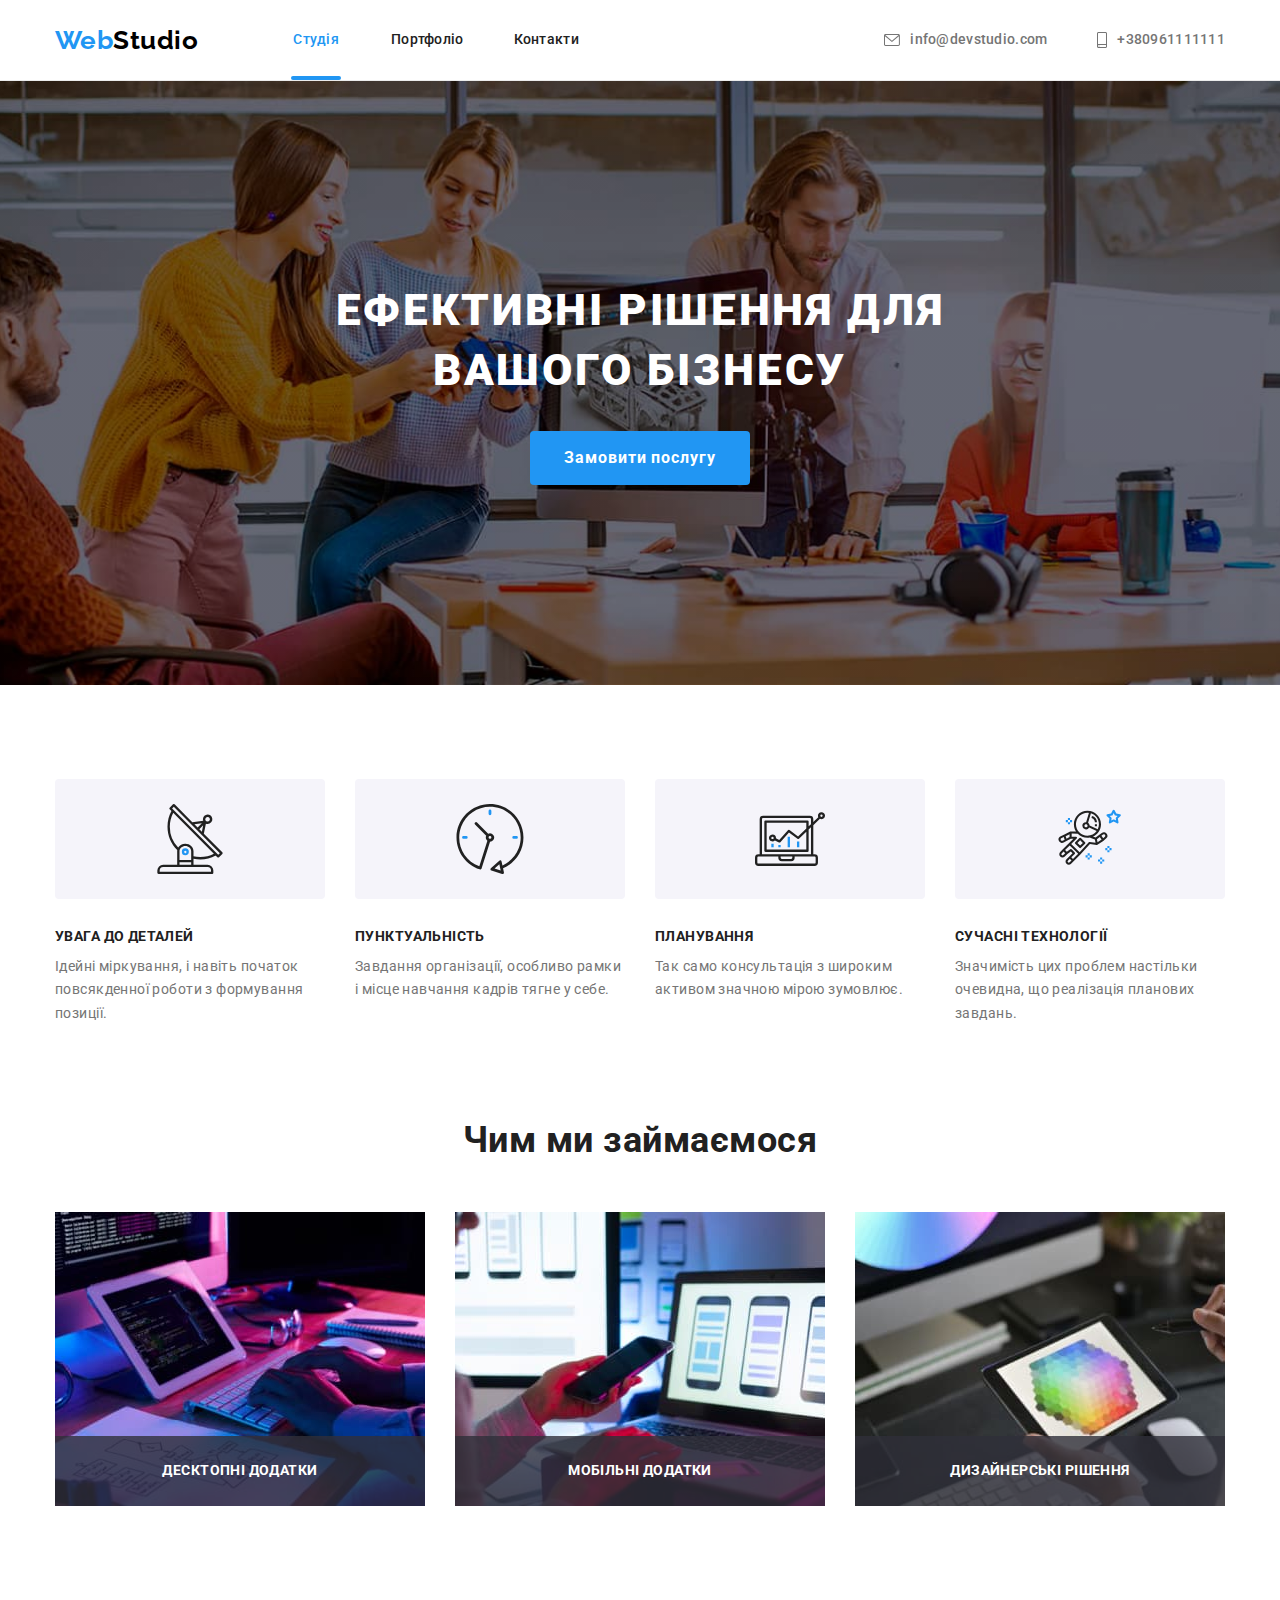
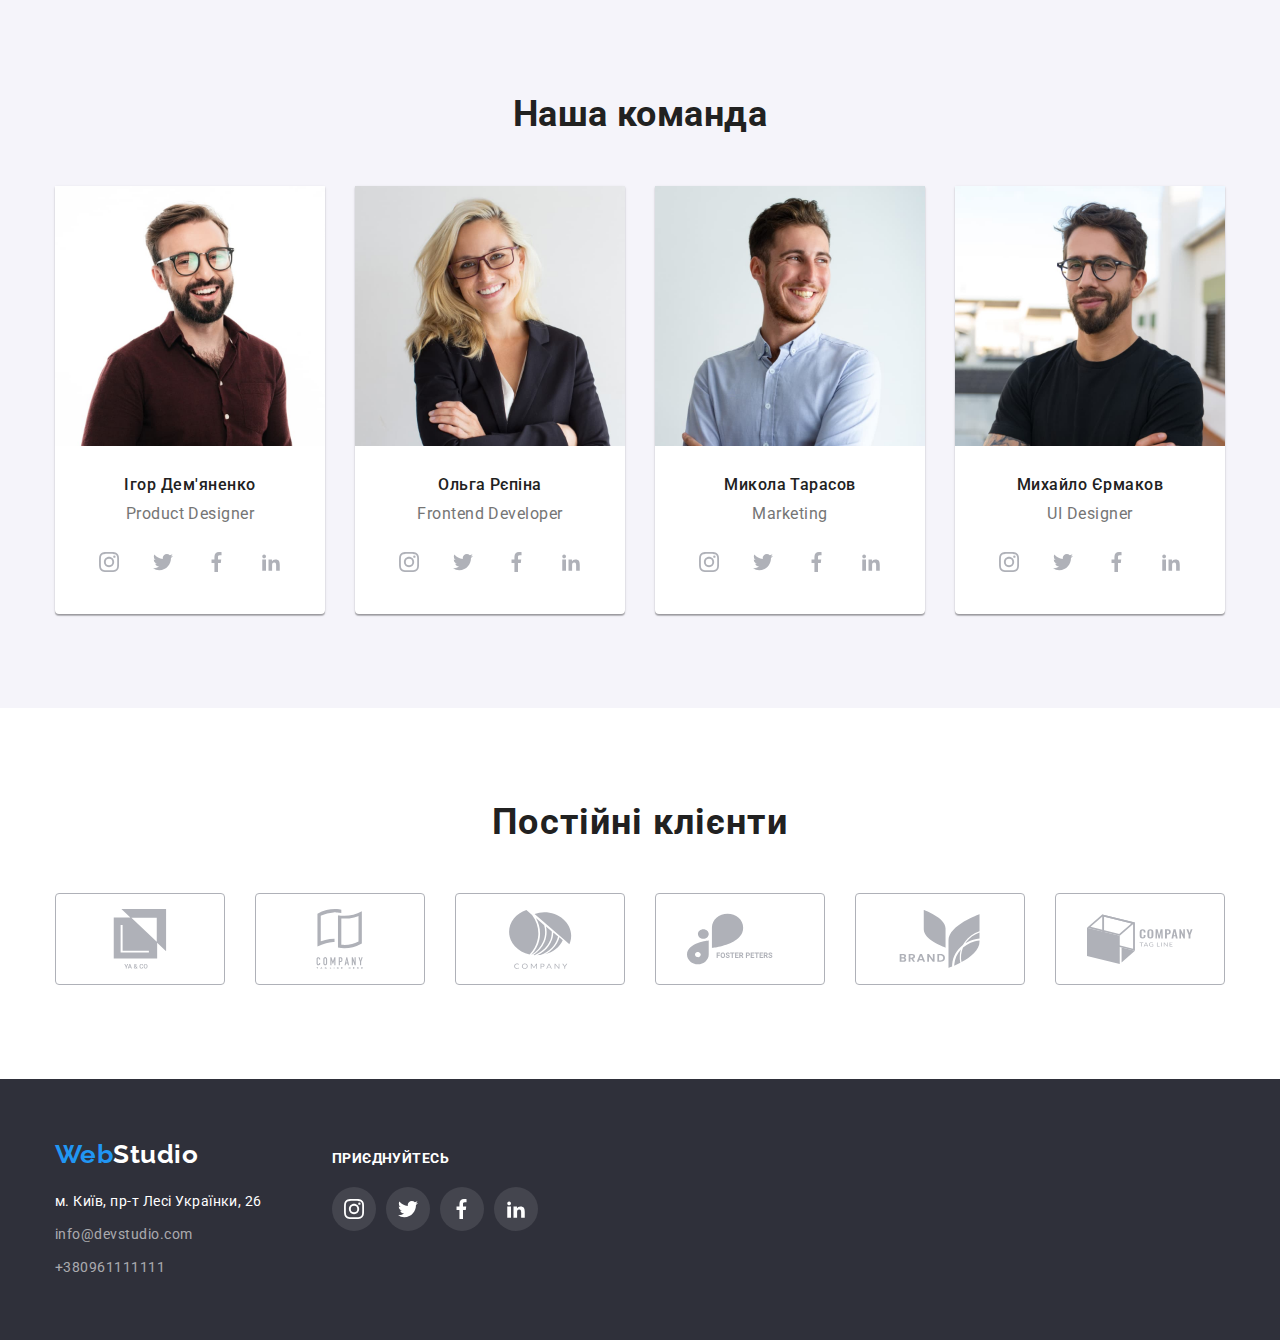
<file: index.html>
<!DOCTYPE html>
<html lang="uk">

<head>
    <meta charset="UTF-8">
    <meta http-equiv="X-UA-Compatible" content="IE=edge">
    <meta name="viewport" content="width=device-width, initial-scale=1.0">
    <title>WebStudio</title>
    <link rel="preconnect" href="https://fonts.googleapis.com">
    <link rel="preconnect" href="https://fonts.gstatic.com" crossorigin>
    <link
        href="https://fonts.googleapis.com/css2?family=Montserrat:wght@100;400;700&amp;family=Raleway:wght@700&amp;family=Roboto:wght@400;500;700;900&amp;display=swap"
        rel="stylesheet">
    <link rel="stylesheet"
        href="https://cdnjs.cloudflare.com/ajax/libs/modern-normalize/1.1.0/modern-normalize.min.css" />
    <link href="https://unpkg.com/aos@2.3.1/dist/aos.css" rel="stylesheet">
    <link rel="stylesheet" href="./css/styles.css" />
</head>

<body>
    <header class="header">
        <div class="conteiner header-conteiner">
            <a href="./index.html" class="header-logo link">Web<span class="word">Studio</span></a>
            <ul class="header-list list">
                <li class="header-item">
                    <a href="" class="header-link link curent "><span class="studia-title">Студія</span></a>
                </li>
                <li class="header-item">
                    <a href="./portfolio.html" class="header-link link ">Портфоліо</a>
                </li>
                <li class="header-item">
                    <a href="" class="header-link link ">Контакти</a>
                </li>
            </ul>
            <ul class="header-contacts list">
                <li><a href="mailto:info@devstudio.com" class="header-mail link"><svg class="mail-logo" width="16"
                            height="12">
                            <use href="./img/symbol-defs.svg#icon-mail"></use>
                        </svg>info@devstudio.com</a></li>
                <li><a href="tel+380961111111" class="header-tell link"><svg class="tell-logo" width="10" height="16">
                            <use href="./img/symbol-defs.svg#icon-smartphone"></use>
                        </svg>+380961111111</a></li>
            </ul>
        </div>
    </header>
    <main class="hero">
        <section class="hero-general">
            <div class="conteiner">
                <h1 class="hero-title">Ефективні рішення для вашого бізнесу</h1>
                <button type="button" class="hero-button" data-modal-open>Замовити послугу</button>
            </div>
        </section>
        <section class="information">
            <div class="conteiner ">
                <ul class="benefits list">
                    <li class="benefits-li">
                        <div class="benefits-text"><svg class="team-icon-co" width="70" height="70">
                                <use href="./img/symbol-defs.svg#icon-antenna"></use>
                            </svg></div>
                        <h3 class="pre-title">Увага до деталей</h3>
                        <p class="information-text">Ідейні міркування, і навіть початок повсякденної роботи з формування позиції.</p>
                    </li>
                    <li class="benefits-li">
                        <div class="benefits-text"><svg class="team-icon-co" width="70" height="70">
                                <use href="./img/symbol-defs.svg#icon-clock"></use>
                            </svg></div>

                        <h3 class="pre-title">Пунктуальність</h3>
                        <p class="information-text">Завдання організації, особливо рамки і місце навчання кадрів тягне у себе.</p>
                    </li>
                    <li class="benefits-li">
                        <div class="benefits-text"><svg class="team-icon-co" width="70" height="70">
                                <use href="./img/symbol-defs.svg#icon-diagram"></use>
                            </svg></div>
                        <h3 class="pre-title">Планування</h3>
                        <p class="information-text">Так само консультація з широким активом значною мірою зумовлює.</p>
                    </li>
                    <li class="benefits-li">
                        <div class="benefits-text"><svg class="team-icon-co" width="70" height="70">
                                <use href="./img/symbol-defs.svg#icon-astronaut"></use>
                            </svg></div>
                        <h3 class="pre-title">Сучасні технології</h3>
                        <p class="information-text">Значимість цих проблем настільки очевидна, що реалізація планових завдань.</p>
                    </li>
                </ul>
            </div>
        </section>
        <section class="work">
            <div class="conteiner">
                <h2 class="our-work">Чим ми займаємося</h2>
                <ul class="work-list list">
                    <li class="work-foto">
                        <div class="work-title-div"><img src="./img/img1.jpg" width="370" height="294" alt="клавіатура">
                            <p class="work-title">Десктопні додатки</p>
                        </div>
                    </li>
                    <li class="work-foto">
                        <div><img src="./img/img2.jpg" width="370" height="294" alt="ноутбук">
                            <p class="work-title">Мобільні додатки</p>
                        </div>
                    </li>
                    <li class="work-foto">
                        <div><img src="./img/img3.jpg" width="370" height="294" alt="планшет">
                            <p class="work-title">Дизайнерські рішення</p>
                        </div>
                    </li>
                </ul>
            </div>

        </section>
        <section class="team">
            <div class="conteiner">
                <h2 class="team-ourtim">Наша команда</h2>
                <ul class="team-list list">
                    <li class="team-background"><img src="./img/igor.jpg" width="270" height="260" alt="фото продуктового дизайнера"
                            class="team-img">
                        <div class="team-list-information">
                            <h3 class="team-iformation">Ігор Дем'яненко</h3>
                            <p class="team-profesion">Product Designer</p>
                            <ul class="team-icon list">
                                <li class="team-icon-li"><a href="" class="team-icon-link"><svg class="team-icon-co"
                                            width="20" height="20">
                                            <use href="./img/symbol-defs.svg#icon-instagram"></use>
                                        </svg></a></li>
                                <li class="team-icon-li"><a href="" class="team-icon-link"><svg class="team-icon-co"
                                            width="20" height="20">
                                            <use href="./img/symbol-defs.svg#icon-twitter"></use>
                                        </svg></a></li>
                                <li class="team-icon-li"><a href="" class="team-icon-link"><svg class="team-icon-co"
                                            width="20" height="20">
                                            <use href="./img/symbol-defs.svg#icon-facebook"></use>
                                        </svg></a></li>
                                <li class="team-icon-li"><a href="" class="team-icon-link"><svg class="team-icon-co"
                                            width="20" height="20">
                                            <use href="./img/symbol-defs.svg#icon-linkedin"></use>
                                        </svg></a></li>
                            </ul>
                        </div>
                    </li>
                    <li class="team-background"><img src="./img/olga.jpg" width="270" height="260" alt="фото фронтенд рорзробника"
                            class="team-img">
                        <div class="team-list-information">
                            <h3 class="team-iformation">Ольга Рєпіна</h3>
                            <p class="team-profesion">Frontend Developer</p>
                            <ul class="team-icon list">
                                <li class="team-icon-li"><a href="" class="team-icon-link"><svg class="team-icon-co"
                                            width="20" height="20">
                                            <use href="./img/symbol-defs.svg#icon-instagram"></use>
                                        </svg></a></li>
                                <li class="team-icon-li"><a href="" class="team-icon-link"><svg class="team-icon-co"
                                            width="20" height="20">
                                            <use href="./img/symbol-defs.svg#icon-twitter"></use>
                                        </svg></a></li>
                                <li class="team-icon-li"><a href="" class="team-icon-link"><svg class="team-icon-co"
                                            width="20" height="20">
                                            <use href="./img/symbol-defs.svg#icon-facebook"></use>
                                        </svg></a></li>
                                <li class="team-icon-li"><a href="" class="team-icon-link"><svg class="team-icon-co"
                                            width="20" height="20">
                                            <use href="./img/symbol-defs.svg#icon-linkedin"></use>
                                        </svg></a></li>
                            </ul>
                        </div>
                    </li>
                    <li class="team-background"><img src="./img/nikolay.jpg" width="270" height="260" alt="фото маркетолога"
                            class="team-img">
                        <div class="team-list-information">
                            <h3 class="team-iformation">Микола Тарасов</h3>
                            <p class="team-profesion">Marketing</p>
                            <ul class="team-icon list">
                                <li class="team-icon-li"><a href="" class="team-icon-link"><svg class="team-icon-co"
                                            width="20" height="20">
                                            <use href="./img/symbol-defs.svg#icon-instagram"></use>
                                        </svg></a></li>
                                <li class="team-icon-li"><a href="" class="team-icon-link"><svg class="team-icon-co"
                                            width="20" height="20">
                                            <use href="./img/symbol-defs.svg#icon-twitter"></use>
                                        </svg></a></li>
                                <li class="team-icon-li"><a href="" class="team-icon-link"><svg class="team-icon-co"
                                            width="20" height="20">
                                            <use href="./img/symbol-defs.svg#icon-facebook"></use>
                                        </svg></a></li>
                                <li class="team-icon-li"><a href="" class="team-icon-link"><svg class="team-icon-co"
                                            width="20" height="20">
                                            <use href="./img/symbol-defs.svg#icon-linkedin"></use>
                                        </svg></a></li>
                            </ul>
                        </div>
                    </li>
                    <li class="team-background"><img src="./img/myhaylo.jpg" width="270" height="260" alt="фото дизайнера інтерфейса"
                            class="team-img">
                        <div class="team-list-information">
                            <h3 class="team-iformation">Михайло Єрмаков</h3>
                            <p class="team-profesion">UI Designer</p>
                            <ul class="team-icon list">
                                <li class="team-icon-li"><a href="" class="team-icon-link"><svg class="team-icon-co"
                                            width="20" height="20">
                                            <use href="./img/symbol-defs.svg#icon-instagram"></use>
                                        </svg></a></li>
                                <li class="team-icon-li"><a href="" class="team-icon-link"><svg class="team-icon-co"
                                            width="20" height="20">
                                            <use href="./img/symbol-defs.svg#icon-twitter"></use>
                                        </svg></a></li>
                                <li class="team-icon-li"><a href="" class="team-icon-link"><svg class="team-icon-co"
                                            width="20" height="20">
                                            <use href="./img/symbol-defs.svg#icon-facebook"></use>
                                        </svg></a></li>
                                <li class="team-icon-li"><a href="" class="team-icon-link"><svg class="team-icon-co"
                                            width="20" height="20">
                                            <use href="./img/symbol-defs.svg#icon-linkedin"></use>
                                        </svg></a></li>
                            </ul>
                        </div>
                    </li>
                </ul>
            </div>
        </section>
        <section class="clientage-section">
            <div class="conteiner">
                <h2 class="clientage-header"> Постійні клієнти</h2>
                <ul class="clientage list">
                    <li class="clientage-li"><a href="" class="clientage-li-link"><svg class="clientage-icon"
                                width="106" height="60">
                                <use href="./img/symbol-defs.svg#icon-group"></use>
                            </svg></a></li>
                    <li class="clientage-li"><a href="" class="clientage-li-link"><svg class="clientage-icon"
                                width="106" height="60">
                                <use href="./img/symbol-defs.svg#icon-group2"></use>
                            </svg></a></li>
                    <li class="clientage-li"><a href="" class="clientage-li-link"><svg class="clientage-icon"
                                width="106" height="60">
                                <use href="./img/symbol-defs.svg#icon-group3"></use>
                            </svg></a></li>
                    <li class="clientage-li"><a href="" class="clientage-li-link"><svg class="clientage-icon"
                                width="106" height="60">
                                <use href="./img/symbol-defs.svg#icon-group4"></use>
                            </svg></a></li>
                    <li class="clientage-li"><a href="" class="clientage-li-link"><svg class="clientage-icon"
                                width="106" height="60">
                                <use href="./img/symbol-defs.svg#icon-group5"></use>
                            </svg></a></li>
                    <li class="clientage-li"><a href="" class="clientage-li-link"><svg class="clientage-icon"
                                width="106" height="60">
                                <use href="./img/symbol-defs.svg#icon-group6"></use>
                            </svg></a></li>
                </ul>
            </div>
        </section>
    </main>
    <footer class="footer">
        <div class="conteiner">
            <div>
                <a href="WebStudio" class="footer-logo link">Web<span class="footer-word">Studio</span></a>
                <address class="address link">
                    <ul class="footer-list list">
                        <li class="adress-li"> <a
                                href="https://www.google.com/maps/place/%D0%B1%D1%83%D0%BB.+%D0%9B%D0%B5%D1%81%D0%B8+%D0%A3%D0%BA%D1%80%D0%B0%D0%B8%D0%BD%D0%BA%D0%B8,+26,+%D0%9A%D0%B8%D0%B5%D0%B2,+02000/@50.4265807,30.5383858,17z/data=!3m1!4b1!4m5!3m4!1s0x40d4cf0e033ecbe9:0x57a4dffefec77da0!8m2!3d50.4265807!4d30.5383858?hl=ru"
                                class="footer-address link">
                                м. Київ, пр-т Лесі Українки, 26
                            </a>
                        </li>
                        <li class="footer-li"><a href="mailto:info@devstudio.com"
                                class="footer-mail link">info@devstudio.com</a></li>
                        <li><a href="tel+380961111111" class="footer-tell link ">+380961111111</a></li>
                    </ul>
                </address>
            </div>
            <div class="footer-icon list">
                <h3 class="footer-h list">приєднуйтесь</h3>
                <ul class="footer-icon-ul list">
                    <li class="team-icon-li"><a href="" class="footer-icon-link"><svg class="footer-icon-co" width="20"
                                height="20">
                                <use href="./img/symbol-defs.svg#icon-instagram"></use>
                            </svg></a></li>
                    <li class="team-icon-li"><a href="" class="footer-icon-link"><svg class="footer-icon-co" width="20"
                                height="20">
                                <use href="./img/symbol-defs.svg#icon-twitter"></use>
                            </svg></a></li>
                    <li class="team-icon-li"><a href="" class="footer-icon-link"><svg class="footer-icon-co" width="20"
                                height="20">
                                <use href="./img/symbol-defs.svg#icon-facebook"></use>
                            </svg></a></li>
                    <li class="team-icon-li"><a href="" class="footer-icon-link"><svg class="footer-icon-co" width="20"
                                height="20">
                                <use href="./img/symbol-defs.svg#icon-linkedin"></use>
                            </svg></a></li>
                </ul>
            </div>
        </div>
    </footer>
    <div class="backdrop is-hidden" data-modal>
        <div class="modal">
            <button type="button" class="modal-battom" data-modal-close><svg class="modal-icon" width="11" height="11">
                    <use href="./img/symbol-defs.svg#icon-close"></use>
                </svg></button>
        </div>
    </div>
    <script src="https://unpkg.com/aos@2.3.1/dist/aos.js"></script>
    <script>
        AOS.init();
    </script>
    <script src="./js/modal.js"></script>
</body>

</html>
</file>
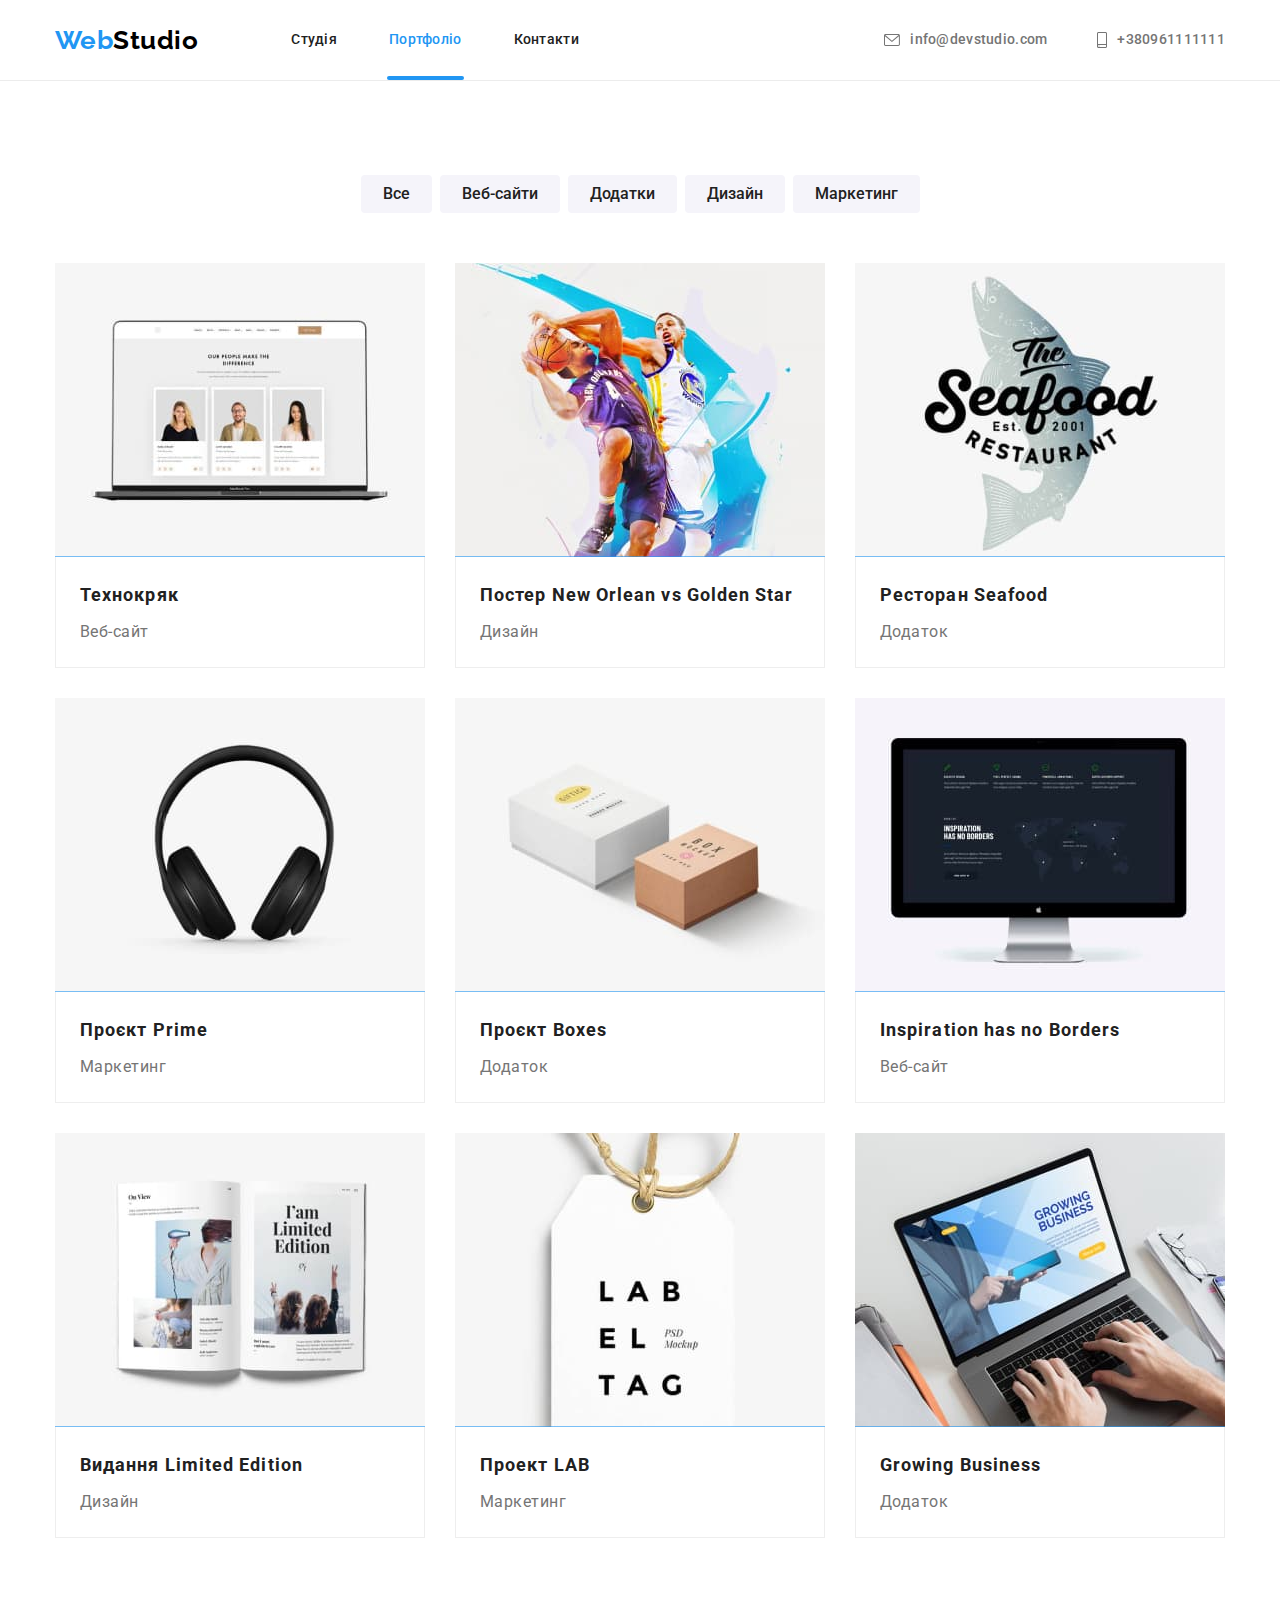
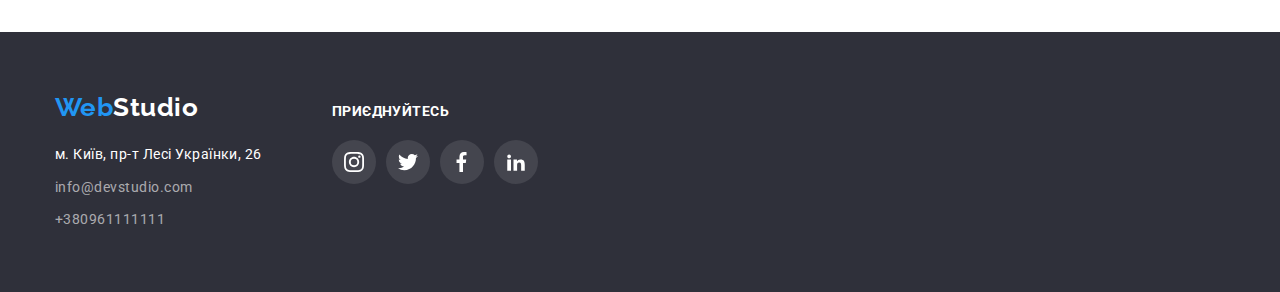
<file: portfolio.html>
<!DOCTYPE html>
<html lang="uk">

<head>
    <meta charset="UTF-8">
    <meta http-equiv="X-UA-Compatible" content="IE=edge">
    <meta name="viewport" content="width=device-width, initial-scale=1.0">
    <title>WebStudio</title>
    <link rel="preconnect" href="https://fonts.googleapis.com">
    <link rel="preconnect" href="https://fonts.gstatic.com" crossorigin>
    <link
        href="https://fonts.googleapis.com/css2?family=Raleway:wght@700&family=Roboto:wght@400;500;700;900&display=swap"
        rel="stylesheet">
    <link rel="stylesheet"
        href="https://cdnjs.cloudflare.com/ajax/libs/modern-normalize/1.1.0/modern-normalize.min.css" />
    <link href="https://unpkg.com/aos@2.3.1/dist/aos.css" rel="stylesheet">
    <link rel="stylesheet" href="./css/styles.css" />
</head>

<body>
    <header class="header">
        <div class="conteiner header-conteiner">
            <a href="./index.html" class="header-logo link">Web<span class="word">Studio</span></a>
            <nav class="header-nav">
                <ul class="header-list list">
                    <li class="header-item">
                        <a href="./index.html" class="header-link link">Студія</a>
                    </li>
                    <li class="header-item">
                        <a href="./portfolio.html" class="header-link link curent"><span
                                class="parfolio-title">Портфоліо</span></a>
                    </li>
                    <li class="header-item">
                        <a href="" class="header-link link">Контакти</a>
                    </li>
                </ul>
            </nav>
            <ul class="header-contacts list">
                <li><a href="mailto:info@devstudio.com" class="header-mail link"><svg class="mail-logo" width="16"
                            height="12">
                            <use href="./img/symbol-defs.svg#icon-mail"></use>
                        </svg>info@devstudio.com</a></li>
                <li><a href="tel+380961111111" class="header-tell link"><svg class="tell-logo" width="10" height="16">
                            <use href="./img/symbol-defs.svg#icon-smartphone"></use>
                        </svg>+380961111111</a></li>
            </ul>
        </div>
    </header>
    <main class="main">
        <section class="section-partfolio">
            <div class="conteiner">
                <ul class="main-ul list">
                    <li><button type="button" class="main-button">Все</button></li>
                    <li><button type="button" class="main-button">Веб-сайти</button></li>
                    <li><button type="button" class="main-button">Додатки</button></li>
                    <li><button type="button" class="main-button">Дизайн</button></li>
                    <li><button type="button" class="main-button">Маркетинг</button></li>
                </ul>
                <ul class="servis-list list">
                    <li class="posters-li">
                        <a href="" class="servis-posters link">
                            <div class="subtext-div"><img src="./img/website.jpg" width="370" height="294"
                                    alt="фото ноутбука">
                                <p class="subtext">Ресурс пропонує комплексні пропозиції з різним рівнем функціоналу та
                                    сервісів. Все це дозволить
                                    відвідувачу отримати
                                    вичерпні відомості про компанію чи приватну особу.</p>
                            </div>
                            <div class="poster-information">
                                <h2 class="poster">
                                    Технокряк
                                </h2>
                                <p class="servis-view">
                                    Веб-сайт
                                </p>
                            </div>
                        </a>
                    </li>
                    <li class="posters-li">
                        <a href="" class="servis-posters link">
                            <div class="subtext-div"><img src="./img/design.jpg" width="370" height="294" alt="фото баскетболістів">
                                <p class="subtext">Ресурс пропонує комплексні пропозиції з різним рівнем функціоналу та
                                    сервісів. Все це дозволить
                                    відвідувачу отримати
                                    вичерпні відомості про компанію чи приватну особу.</p>
                            </div>
                            <div class="poster-information">
                                <h2 class="poster">
                                    Постер New Orlean vs Golden Star
                                </h2>
                                <p class="servis-view">
                                    Дизайн
                                </p>
                            </div>
                        </a>
                    </li>
                    <li class="posters-li">
                        <a href="" class="servis-posters link">
                            <div class="subtext-div"><img src="./img/addition.jpg" width="370" height="294"
                                    alt="лого ресторана морської кухні">
                                <p class="subtext">Ресурс пропонує комплексні пропозиції з різним рівнем функціоналу та
                                    сервісів. Все це дозволить
                                    відвідувачу отримати
                                    вичерпні відомості про компанію чи приватну особу.</p>
                            </div>
                            <div class="poster-information">
                                <h2 class="poster">
                                    Ресторан Seafood
                                </h2>
                                <p class="servis-view">
                                    Додаток
                                </p>
                            </div>
                        </a>
                    </li>
                    <li class="posters-li">
                        <a href="" class="servis-posters link">
                            <div class="subtext-div"><img src="./img/marketing.jpg" width="370" height="294"
                                    alt="фото навушників">
                                <p class="subtext">Ресурс пропонує комплексні пропозиції з різним рівнем функціоналу та
                                    сервісів. Все це дозволить
                                    відвідувачу отримати
                                    вичерпні відомості про компанію чи приватну особу.</p>
                            </div>
                            <div class="poster-information">
                                <h2 class="poster">
                                    Проєкт Prime
                                </h2>
                                <p class="servis-view">
                                    Маркетинг
                                </p>
                            </div>
                        </a>
                    </li>
                    <li class="posters-li">
                        <a href="" class="servis-posters link">
                            <div class="subtext-div"><img src="./img/website2.jpg" width="370" height="294"
                                    alt="зображення з двома коробками">
                                <p class="subtext">Ресурс пропонує комплексні пропозиції з різним рівнем функціоналу та
                                    сервісів. Все це дозволить
                                    відвідувачу отримати
                                    вичерпні відомості про компанію чи приватну особу.</p>
                            </div>

                            <div class="poster-information">
                                <h2 class="poster">
                                    Проєкт Boxes
                                </h2>
                                <p class="servis-view">
                                    Додаток
                                </p>
                            </div>
                        </a>
                    </li>
                    <li class="posters-li">
                        <a href="" class="servis-posters link">
                            <div class="subtext-div"><img src="./img/addition2.jpg" width="370" height="294"
                                    alt="фото монітора">
                                <p class="subtext">Ресурс пропонує комплексні пропозиції з різним рівнем функціоналу та
                                    сервісів. Все це дозволить
                                    відвідувачу отримати
                                    вичерпні відомості про компанію чи приватну особу.</p>
                            </div>
                            <div class="poster-information">
                                <h2 class="poster">
                                    Inspiration has no Borders
                                </h2>
                                <p class="servis-view">
                                    Веб-сайт
                                </p>
                            </div>
                        </a>
                    </li>
                    <li class="posters-li">
                        <a href="" class="servis-posters link">
                            <div class="subtext-div"><img src="./img/design2.jpg" width="370" height="294" alt="зображення з журналом">
                                <p class="subtext">Ресурс пропонує комплексні пропозиції з різним рівнем функціоналу та
                                    сервісів. Все це дозволить
                                    відвідувачу отримати
                                    вичерпні відомості про компанію чи приватну особу.</p>
                            </div>
                            <div class="poster-information">
                                <h2 class="poster">
                                    Видання Limited Edition
                                </h2>
                                <p class="servis-view">
                                    Дизайн
                                </p>
                            </div>
                        </a>
                    </li>
                    <li class="posters-li">
                        <a href="" class="servis-posters link">
                            <div class="subtext-div"><img src="./img/marketing2.jpg" width="370" height="294"
                                    alt="зображення з етикеткою">
                                <p class="subtext">Ресурс пропонує комплексні пропозиції з різним рівнем функціоналу та
                                    сервісів. Все це
                                    дозволить
                                    відвідувачу отримати
                                    вичерпні відомості про компанію чи приватну особу.</p>
                            </div>
                            <div class="poster-information">
                                <h2 class="poster">
                                    Проект LAB
                                </h2>
                                <p class="servis-view">
                                    Маркетинг
                                </p>
                            </div>
                        </a>
                    </li>
                    <li class="posters-li">
                        <a href="" class="servis-posters link">
                            <div class="subtext-div"><img src="./img/addition3.jpg" width="370" height="294"
                                    alt="людина працює за ноотбуком">
                                <p class="subtext">Ресурс пропонує комплексні пропозиції з різним рівнем функціоналу та
                                    сервісів. Все це дозволить
                                    відвідувачу отримати
                                    вичерпні відомості про компанію чи приватну особу.</p>
                            </div>
                            <div class="poster-information">
                                <h2 class="poster">
                                    Growing Business
                                </h2>
                                <p class="servis-view">
                                    Додаток
                                </p>
                            </div>
                        </a>
                    </li>
                </ul>
            </div>
        </section>
    </main>
    <footer class="footer">
        <div class="conteiner">
            <div>
                <a href="WebStudio" class="footer-logo link">Web<span class="footer-word">Studio</span></a>
                <address class="address link">
                    <ul class="footer-list list">
                        <li class="adress-li"> <a
                                href="https://www.google.com/maps/place/%D0%B1%D1%83%D0%BB.+%D0%9B%D0%B5%D1%81%D0%B8+%D0%A3%D0%BA%D1%80%D0%B0%D0%B8%D0%BD%D0%BA%D0%B8,+26,+%D0%9A%D0%B8%D0%B5%D0%B2,+02000/@50.4265807,30.5383858,17z/data=!3m1!4b1!4m5!3m4!1s0x40d4cf0e033ecbe9:0x57a4dffefec77da0!8m2!3d50.4265807!4d30.5383858?hl=ru"
                                class="footer-address link">
                                м. Київ, пр-т Лесі Українки, 26
                            </a>
                        </li>
                        <li class="footer-li"><a href="mailto:info@devstudio.com"
                                class="footer-mail link">info@devstudio.com</a></li>
                        <li><a href="tel+380961111111" class="footer-tell link ">+380961111111</a></li>
                    </ul>
                </address>
            </div>
            <div class="footer-icon list">
                <h3 class="footer-h list">приєднуйтесь</h3>
                <ul class="footer-icon-ul list">
                    <li class="team-icon-li"><a href="" class="footer-icon-link"><svg class="footer-icon-co" width="20"
                                height="20">
                                <use href="./img/symbol-defs.svg#icon-instagram"></use>
                            </svg></a></li>
                    <li class="team-icon-li"><a href="" class="footer-icon-link"><svg class="footer-icon-co" width="20"
                                height="20">
                                <use href="./img/symbol-defs.svg#icon-twitter"></use>
                            </svg></a></li>
                    <li class="team-icon-li"><a href="" class="footer-icon-link"><svg class="footer-icon-co" width="20"
                                height="20">
                                <use href="./img/symbol-defs.svg#icon-facebook"></use>
                            </svg></a></li>
                    <li class="team-icon-li"><a href="" class="footer-icon-link"><svg class="footer-icon-co" width="20"
                                height="20">
                                <use href="./img/symbol-defs.svg#icon-linkedin"></use>
                            </svg></a></li>
                </ul>
            </div>
        </div>
    </footer>
    <script src="https://unpkg.com/aos@2.3.1/dist/aos.js"></script>
    <script>
        AOS.init();
    </script>
</body>

</html>
</file>
<file: css/styles.css>
html {
    box-sizing: border-box;
}

*,
*::before,
*::after {
    box-sizing: inherit;
}

:root {
    --interactive-elements-color: #2196F3;
    --main-title-color: #212121;
    --second-title-color: #757575;
    --third-title-color: #FFFFFF
}

body {
    font-family: 'Roboto', 'sans-serif';
    color: var(--main-title-color);
    letter-spacing: 0.03em;
    background-color: var(--third-title-color);
}

.list {
    list-style: none;
}

p,
h1,
h2,
h3,
h4,
h5,
h6 {
    margin: 0;
    padding: 0;
}

ul {
    margin: 0;
    padding: 0;
}

/*---------------------------------------HEADER-------------------*/

@keyframes animation {
    0% {
        transform: rotate(0);
    }

    100% {
        transform: rotate(360deg);
    }
}

.header {
    border-bottom: 1px solid #ECECEC;
}

.conteiner {
    width: 1200px;
    padding: 0 15px;
    margin: 0 auto;
}

.header-conteiner {
    display: flex;
    align-items: center;

}

.header-list {
    display: flex;
    column-gap: 50px;
}

.header-item {
    padding: 32px 0;
    font-weight: 500;
    font-size: 14px;
    line-height: 1.14;
    letter-spacing: 0.02em;
}

.header-logo {
    margin-right: 93px;
}

.conteiner-header-div {
    border-bottom: 1px;
    padding: 0px 15px;
    width: 1200px;
    margin: 0 auto;
    padding-top: 24px;
    padding-bottom: 25px;
}

.header-logo,
.footer-logo {
    font-family: 'Raleway', 'cursive';
    font-weight: 700;
    font-size: 26px;
    line-height: 1.19;
    color: var(--interactive-elements-color);
}

.work {
    padding: 0px 0px 94px;
    font-weight: 700;
    font-size: 26px;
    line-height: 1.19;
    color: var(--interactive-elements-color);
}

.work-title-div {}

.work-title {
    width: 370px;
    height: 70px;
    font-weight: 700;
    font-size: 14px;
    line-height: 1.14;
    text-align: center;
    letter-spacing: 0.03em;
    text-transform: uppercase;
    color: #FFFFFF;
    background-color: rgba(47, 48, 58, 0.8);
    position: absolute;
    transform: translateY(0);
    bottom: 0;
    padding-top: 27px;
}


.conteiner-work {
    display: block;
    align-items: center;
    width: 1200px;
    padding: 0 15px;
    margin: 0 auto;
}

.studia-title,
.portfolio-title {

    position: relative;
    font-family: 'Roboto';
    font-weight: 500;
    font-size: 14px;
    line-height: 1.14;
    letter-spacing: 0.02em;
    color: var(--interactive-elements-color);
}

.parfolio-title {
    color: var(--interactive-elements-color);
}

.word {
    color: #000000;
    transition: color 250ms cubic-bezier(0.4, 0, 0.2, 1);
}

.word:hover,
.word:focus {
    color: var(--interactive-elements-color);
}

.header-link {
    padding: 32px 0;
    font-weight: 500;
    font-size: 14px;
    line-height: 1.14;
    letter-spacing: 0.02em;
    color: var(--main-title-color);
    transition: color 250ms cubic-bezier(0.4, 0, 0.2, 1);
}

.header-link:hover,
.header-link:focus {
    color: var(--interactive-elements-color);
}

.curent {
    color: var(--interactive-elements-color);
    position: relative;
    padding-left: 2px;
    padding-right: 2px;

}

.curent::after {
    display: block;
    position: absolute;
    content: "";
    width: 100%;
    height: 4px;
    background-color: var(--interactive-elements-color);
    border-radius: 2px;
    left: 0;
    bottom: -1px;

}

.portfolio-title {
    width: 72px;
    height: 16px;
    left: 548px;
    top: 32px;
}

.link {
    text-decoration: none;
}

.header-contacts {
    display: flex;
    column-gap: 50px;
    justify-content: center;
    margin-left: auto;

}

.header-mail,
.header-tell {
    display: flex;
    align-items: center;
    padding-top: 32px;
    padding-bottom: 32px;
    font-weight: 500;
    font-size: 14px;
    line-height: 1.14;
    letter-spacing: 0.02em;
    color: var(--second-title-color);
    transition: color 250ms cubic-bezier(0.4, 0, 0.2, 1);
}

.header-mail:hover,
.header-mail:focus {
    color: var(--interactive-elements-color);
}

.mail-logo {
    margin-right: 10px;
    text-align: center;
    fill: #757575;
    transition: fill 250ms cubic-bezier(0.4, 0, 0.2, 1);
}

.mail-logo:hover,
.mail-logo:focus {
    fill: var(--interactive-elements-color);
}

.header-mail:hover .mail-logo,
.header-mail:focus .mail-logo {
    fill: var(--interactive-elements-color);
    ;
}


.tell-logo {
    margin-right: 10px;
    text-align: center;
    fill: #757575;
    transition: fill 250ms cubic-bezier(0.4, 0, 0.2, 1);
}

.header-tell:hover,
.header-tell:focus {
    color: var(--interactive-elements-color);

}

.header-tell:hover .tell-logo,
.header-tell:focus .tell-logo {
    fill: var(--interactive-elements-color);

}

.hero-title {
    font-weight: 900;
    font-size: 44px;
    line-height: 1.36;
    text-align: center;
    letter-spacing: 0.06em;
    text-transform: uppercase;
    color: var(--third-title-color);
    max-width: 696px;
    margin: 0 auto 30px;
}

/*-------------------------MAIN----------------------*/
.main-button {
    font-family: inherit;
    font-weight: 500;
    font-size: 16px;
    line-height: 1.62;
    text-align: center;
    color: var(--main-title-color);
    background-color: #F5F4FA;
    transition: background-color 250ms cubic-bezier(0.4, 0, 0.2, 1),
        box-shadow 250ms cubic-bezier(0.4, 0, 0.2, 1),
        color 250ms cubic-bezier(0.4, 0, 0.2, 1);
}


.main-button:hover,
.main-button:focus {
    color: var(--third-title-color);
    background-color: var(--interactive-elements-color);
    box-shadow: 0px 3px 1px rgba(0, 0, 0, 0.1),
        0px 1px 2px rgba(0, 0, 0, 0.08),
        0px 2px 2px rgba(0, 0, 0, 0.12);
    border-radius: 4px;
}

.main-button {
    cursor: pointer;
    border: transparent;
    padding: 6px 22px;
    border-radius: 4px;
}

.servis-list {
    display: flex;
    flex-wrap: wrap;
    gap: 30px;
}

.section-partfolio {
    padding: 94px 0;
}

.conteiner-partfolio {
    display: block;
    width: 1200px;
    padding: 0 15px;
    margin: auto;
}

.main-ul {
    display: flex;
    margin-bottom: 50px;
    justify-content: center;
    column-gap: 8px;
}

.hero-general {
    font-weight: 900;
    font-size: 44px;
    line-height: 1.36;
    letter-spacing: 0.06em;
    text-align: center;
    text-transform: uppercase;
    background-position: center;
    background-repeat: no-repeat;
    background-size: cover;
    background-image: linear-gradient(rgba(0, 0, 0, 0.25),
            rgba(0, 0, 0, 0.25)),
        url(../img/hero-bgphoto.jpg);
    max-width: 1600px;
    margin: 0 auto;
    padding: 200px 0px;
}

.hero-button {
    border-radius: 4px;
    border-color: transparent;
    display: block;
    margin-left: auto;
    margin-right: auto;
    padding: 10px 32px;
    font-family: inherit;
    font-weight: 700;
    font-size: 16px;
    line-height: 1.87;
    align-items: center;
    text-align: center;
    letter-spacing: 0.06em;
    color: var(--third-title-color);
    background-color: var(--interactive-elements-color);
    transition: background-color 250ms cubic-bezier(0.4, 0, 0.2, 1);
}

.hero-button {
    cursor: pointer;


}

.hero-button:focus,
.hero-button:hover {
    color: var(--third-title-color);
    background-color: #188CE8;
}


.pre-title {
    margin-bottom: 10px;
    font-weight: 700;
    font-size: 14px;
    line-height: 1.14;
    text-transform: uppercase;
    color: var(--main-title-color);
}

.benefits {
    display: flex;
    gap: 30px;
    font-size: 14px;
    line-height: 1.71;
    letter-spacing: 0.03em;
    color: var(--adress-prime-color);
}

.benefits-li {
    width: 270px;

}

.benefits-text {
    display: flex;
    align-items: center;
    justify-content: center;
    width: 270px;
    height: 120px;
    background: #F5F4FA;
    border-radius: 4px;
    margin-bottom: 30px;
}

.information-text {
    font-weight: 400;
    font-size: 14px;
    line-height: 1.71;
    color: var(--second-title-color);
}

.information {
    display: flex;
    padding: 94px 0;

}

.information-list {
    width: 270px;
}

.iformation-prelist {
    display: flex;
    gap: 30px;
    margin: 0px;
    padding: 0px;
}

.our-work,
.team-ourtim {
    margin-bottom: 50px;
    font-weight: 700;
    font-size: 36px;
    line-height: 1.16;
    text-align: center;
    color: var(--main-title-color);
}

img {
    display: block;
}

.work-list {
    display: flex;
    gap: 30px;
}

.work-foto {
    position: relative;
    display: block;
    max-width: 100%;
    height: auto;
}

.team {
    background-color: #F5F4FA;
    padding: 94px 0px;
}

.conteiner-general {
    width: 1200px;
    padding: 0 15px;
    margin: auto;
    display: block;
}

.team-list {
    display: flex;
    gap: 30px;

}

.team-background {
    background-color: var(--third-title-color);
    box-shadow: 0px 1px 3px rgba(0, 0, 0, 0.12),
        0px 1px 1px rgba(0, 0, 0, 0.14),
        0px 2px 1px rgba(0, 0, 0, 0.2);
    border-radius: 0px 0px 4px 4px;
}

.team-iformation {
    font-style: normal;
    font-weight: 500;
    font-size: 16px;
    line-height: 1.18;
    color: var(--main-title-color);
}

.team-profesion {
    margin-bottom: 16px;
    margin-top: 10px;
    font-style: normal;
    font-weight: 400;
    font-size: 16px;
    line-height: 1.18;
    color: var(--second-title-color);
}

.team-icon {
    display: flex;
    justify-content: center;
    gap: 10px;

}

.team-icon-link {
    width: 44px;
    height: 44px;
    border-radius: 50%;
    background-color: var(--third-title-color);
    display: flex;
    justify-content: center;
    align-items: center;
    transition: background-color 250ms cubic-bezier(0.4, 0, 0.2, 1);
}

.team-icon-co {
    fill: #AFB1B8;
    transition: fill 250ms cubic-bezier(0.4, 0, 0.2, 1);
}

.team-icon-link:hover,
.team-icon-link:focus {
    background-color: var(--interactive-elements-color);
}

.team-icon-link:hover .team-icon-co,
.team-icon-link:focus .team-icon-co {
    fill: var(--third-title-color);
}

.team-img {
    display: block;
    max-width: 100%;
    height: auto;
    margin-bottom: 0px;
}

.team-list-information {
    padding: 30px 5px;
    text-align: center;
    line-height: 1.8;
}


.poster {
    margin-bottom: 4px;
    font-weight: 700;
    font-size: 18px;
    line-height: 2.00;
    letter-spacing: 0.06em;
    color: #212121;
}

.posters-li {
    font-family: 'Roboto', 'sans-serif';
    width: 370px;
    background-color: #FFFFFF;
    gap: 30px;
    position: relative;
    transition: box-shadow 250ms cubic-bezier(0.4, 0, 0.2, 1);

}

.posters-li:hover .subtext {
    transform: translateY(0);
}

.servis-posters {
    display: block;

}

.servis-posters:hover,
.servis-posters:focus {
    background-color: #FFFFFF;
    box-shadow: 0px 1px 1px rgba(0, 0, 0, 0.12),
        0px 4px 4px rgba(0, 0, 0, 0.06),
        1px 4px 6px rgba(0, 0, 0, 0.16);
}

.subtext-div {
    position: relative;
    overflow: hidden;
}

.subtext {
    position: absolute;
    top: 0;
    left: 0;
    font-weight: 400;
    font-size: 18px;
    line-height: 1.55;
    letter-spacing: 0.03em;
    color: #FFFFFF;
    background: rgba(33, 150, 243, 0.9);
    padding: 63px 12px 63px 36px;
    transform: translateY(100%);
    transition: transform 250ms cubic-bezier(0.4, 0, 0.2, 1);
}


.poster-information {
    border-left: 1px solid #EEEEEE;
    border-right: 1px solid #EEEEEE;
    border-bottom: 1px solid #EEEEEE;
    padding: 20px 24px;
}



.servis-view {
    font-weight: 400;
    font-size: 16px;
    line-height: 1.87;
    color: var(--second-title-color);
}

.clientage-header {
    margin-bottom: 50px;
    font-style: normal;
    font-weight: 700;
    font-size: 36px;
    line-height: 1.16;
    text-align: center;
    letter-spacing: 0.03em;

}

.clientage {
    margin: 0 auto;
    fill: #AFB1B8;
    display: flex;
    justify-content: center;
    gap: 30px;
}

.clientage-li {
    width: 170px;
    height: 92px;
}

.clientage-li-link {
    border: 1px solid #AFB1B8;
    width: 170px;
    height: 92px;
    border-radius: 4px;
    display: flex;
    justify-content: center;
    align-items: center;
    transition: border 250ms cubic-bezier(0.4, 0, 0.2, 1);
}

.clientage-section {
    padding-bottom: 94px;
    padding-top: 94px;
}

.clientage-icon {
    fill: #AFB1B8;
    transition: fill 250ms cubic-bezier(0.4, 0, 0.2, 1);
}

.clientage-li-link:hover,
.clientage-li-link:focus {
    border-color: var(--interactive-elements-color);
    color: var(--interactive-elements-color);
}

.clientage-li-link:hover .clientage-icon,
.clientage-li-link:focus .clientage-icon {
    fill: var(--interactive-elements-color);

}

/*-----------------------------FOOTER-----------------------*/
.footer {
    display: block;
    padding: 60px 0px;
    background-color: #2F303A
}

.conteiner-footer {
    width: 1200px;
    margin: 0 auto;
    padding: 0 15px;
}

.footer-logo {
    display: block;
    margin-bottom: 20px;
}

.footer-word {
    font-weight: 700;
    font-size: 26px;
    line-height: 1.19;
    color: var(--third-title-color);
}

.footer-word {
    font-family: 'Raleway';
    font-style: normal;
    font-weight: 700;
    font-size: 26px;
    line-height: 1.19;
    color: var(--third-title-color);
}

.footer-address {
    font-weight: 400;
    font-size: 14px;
    line-height: 1.71;
    font-style: normal;
    color: var(--third-title-color);
    transition: color 250ms cubic-bezier(0.4, 0, 0.2, 1);
}

.footer-tell,
.footer-mail {
    font-weight: 400;
    font-size: 14px;
    line-height: 1.71;
    font-style: normal;
    color: rgba(255, 255, 255, 0.6);
    transition: color 250ms cubic-bezier(0.4, 0, 0.2, 1);
}

.footer-address:hover,
.footer-address:focus {
    color: var(--interactive-elements-color);
}

.adress-li {
    margin-bottom: 9px;
}

.footer-mail:hover,
.footer-mail:focus {
    color: var(--interactive-elements-color);
}

.footer-li {
    margin-bottom: 9px;
}

.footer-tell:hover,
.footer-tell:focus {
    color: var(--interactive-elements-color);
}

.footer .conteiner {
    display: flex;
    align-items: baseline;

}

.footer-icon {
    margin-left: 70px;
}

.footer-h {
    margin-bottom: 20px;
}

.footer-icon-ul {
    gap: 10px;
    display: flex;
}

.footer-icon-link {
    width: 44px;
    height: 44px;
    display: flex;
    justify-content: center;
    align-items: center;
    background-color: rgba(255, 255, 255, 0.1);
    border-radius: 50%;
    transition: background-color 250ms cubic-bezier(0.4, 0, 0.2, 1);
}

.footer-icon-co {
    fill: var(--third-title-color);

}

.footer-h {
    font-weight: 700;
    font-size: 14px;
    line-height: 1.14;
    letter-spacing: 0.03em;
    text-transform: uppercase;
    color: #FFFFFF;
}

.footer-icon-link:hover,
.footer-icon-link:focus {
    background-color: var(--interactive-elements-color);
}

.backdrop {
    transition: opacity 250ms linear, visibility 250ms;
    position: fixed;
    top: 0;
    width: 100%;
    height: 100%;
    background: rgba(0, 0, 0, 0.2);
    border: 1px solid #000000;
    box-shadow: 0px 4px 4px rgba(0, 0, 0, 0.25);
}

.modal {
    position: absolute;
    width: 528px;
    min-height: 581px;
    background-color: #FFFFFF;
    border-radius: 10px;
    top: 50%;
    left: 50%;
    transform: translate(-50%, -50%) scale(1);
    transition: transform 250ms;

}

.backdrop .is-hidden .modal {
    transform: translate(-50%, -50%) scale(0);
}

.modal-battom {
    position: absolute;
    display: flex;
    justify-content: center;
    align-items: center;
    background: #FFFFFF;
    border: 1px solid rgba(0, 0, 0, 0.1);
    border-radius: 50%;
    width: 30px;
    height: 30px;
    right: 10px;
    top: 10px;
}

.is-hidden {
    opacity: 0;
    visibility: hidden;
    pointer-events: none;
}
</file>
